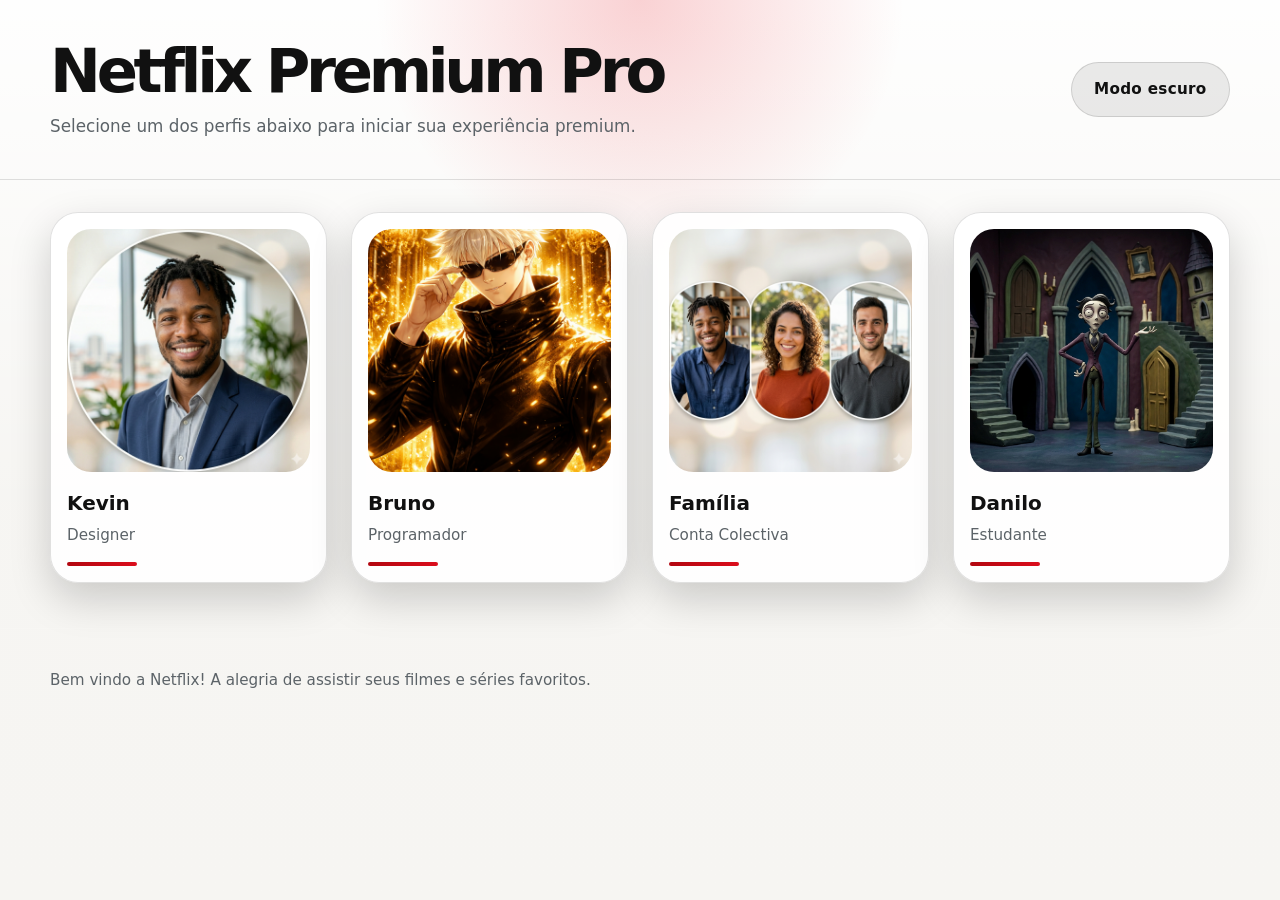
<file: index.html>
<!DOCTYPE html>
<html lang="pt-BR">
<head>
    <meta charset="UTF-8">
    <meta name="viewport" content="width=device-width, initial-scale=1.0">
    <title>Netflix Premium Pro</title>
    <link rel="stylesheet" href="style.css">
    <script src="script.js" defer></script>
</head>
<body>
    <header class="site-header">
        <div class="container header-bar">
            <div>
                <h1>Netflix Premium Pro</h1>
                <p>Selecione um dos perfis abaixo para iniciar sua experiência premium.</p>
            </div>
            <button id="theme-toggle" class="theme-toggle" type="button" aria-label="Alternar entre modo claro e escuro">
                Modo claro
            </button>
        </div>
    </header>

    <main class="container" role="main">
        <!-- Perfis disponíveis para login rápido -->
        <nav class="profile-menu" aria-label="Menu de perfis">
            <ul>
                <li>
                    <a href="catalogo/catalogo.html" class="profile-card" data-name="Kevin" data-image="../assets/image1.png">
                        <figure>
                            <img src="assets/image1.png" alt="Foto de perfil de Kevin" class="profile-card__image">
                            <figcaption>
                                <strong>Kevin</strong>
                                <span>Designer</span>
                            </figcaption>
                        </figure>
                    </a>
                </li>
                <li>
                    <a href="catalogo/catalogo.html" class="profile-card" data-name="Bruno" data-image="../assets/image2.png">
                        <figure>
                            <img src="assets/image2.png" alt="Foto de perfil de Bruno" class="profile-card__image">
                            <figcaption>
                                <strong>Bruno</strong>
                                <span>Programador</span>
                            </figcaption>
                        </figure>
                    </a>
                </li>
                <li>
                    <a href="catalogo/catalogo.html" class="profile-card" data-name="Família" data-image="../assets/image3.png">
                        <figure>
                            <img src="assets/image3.png" alt="Foto de perfil de Família" class="profile-card__image">
                            <figcaption>
                                <strong>Família</strong>
                                <span>Conta Colectiva</span>
                            </figcaption>
                        </figure>
                    </a>
                </li>
                <li>
                    <a href="catalogo/catalogo.html" class="profile-card" data-name="Danilo" data-image="../assets/image4.png">
                        <figure>
                            <img src="assets/image4.png" alt="Foto de perfil de Danilo" class="profile-card__image">
                            <figcaption>
                                <strong>Danilo</strong>
                                <span>Estudante</span>
                            </figcaption>
                        </figure>
                    </a>
                </li>
            </ul>
        </nav>
    </main>

    <footer class="site-footer">
        <div class="container">
            <p>Bem vindo a Netflix! A alegria de assistir seus filmes e séries favoritos.</p>
        </div>
    </footer>
</body>
</html>
</file>
<file: style.css>
/* Reset e paletas de tema */
* {
    box-sizing: border-box;
    margin: 0;
    padding: 0;
}

:root {
    color-scheme: dark;
    --bg: #070707;
    --bg-soft: #0f0f0f;
    --bg-panel: rgba(255, 255, 255, 0.06);
    --surface: rgba(255, 255, 255, 0.07);
    --surface-strong: rgba(255, 255, 255, 0.12);
    --text: #f5f5f5;
    --text-muted: #9a9a9a;
    --border: rgba(255, 255, 255, 0.12);
    --accent: #e50914;
    --accent-soft: #ff3f3f;
    --overlay: rgba(229, 9, 20, 0.18);
    --overlay-base: rgba(10, 10, 10, 0.94);
    --button-bg: rgba(255, 255, 255, 0.08);
    --button-text: #ffffff;
}

[data-theme="light"] {
    color-scheme: light;
    --bg: #f6f5f2;
    --bg-soft: #ffffff;
    --bg-panel: rgba(255, 255, 255, 0.96);
    --surface: rgba(255, 255, 255, 0.9);
    --surface-strong: rgba(244, 244, 242, 0.98);
    --text: #111111;
    --text-muted: #5c6368;
    --border: rgba(0, 0, 0, 0.12);
    --accent: #b20710;
    --accent-soft: #db0d1c;
    --overlay: rgba(255, 255, 255, 0.55);
    --overlay-base: rgba(255, 255, 255, 0.92);
    --button-bg: rgba(0, 0, 0, 0.08);
    --button-text: #111111;
}

html {
    font-size: 16px;
}

html, body {
    min-height: 100%;
}

body {
    font-family: Inter, system-ui, -apple-system, BlinkMacSystemFont, "Segoe UI", sans-serif;
    line-height: 1.5;
    background-color: var(--bg);
    color: var(--text);
    min-height: 100vh;
    animation: pageFadeIn 0.8s ease both;
} 

body::before {
    content: "";
    position: fixed;
    inset: 0;
    background: radial-gradient(circle at top, rgba(229, 9, 20, 0.18), transparent 24%),
                linear-gradient(180deg, var(--overlay-base) 0%, rgba(255, 255, 255, 0.04) 55%, var(--bg) 100%);
    pointer-events: none;
    z-index: -1;
}

img {
    display: block;
    max-width: 100%;
}

a {
    color: inherit;
    text-decoration: none;
}

button,
input,
textarea,
select {
    font: inherit;
}

.container {
    width: min(1180px, calc(100% - 2rem));
    margin: 0 auto;
}

.site-header,
.site-footer {
    padding: 2.5rem 0;
}

.site-header {
    border-bottom: 1px solid var(--border);
    animation: fadeInUp 0.85s ease both;
}

.header-bar {
    display: flex;
    align-items: center;
    justify-content: space-between;
    gap: 1rem;
    flex-wrap: wrap;
}

.header-bar > div {
    max-width: 52rem;
}

.theme-toggle {
    border: 1px solid var(--border);
    background: var(--button-bg);
    color: var(--button-text);
    border-radius: 999px;
    padding: 0.95rem 1.4rem;
    font-size: 0.95rem;
    font-weight: 600;
    letter-spacing: 0.02em;
    cursor: pointer;
    transition: background 0.25s ease, transform 0.25s ease, border-color 0.25s ease, color 0.25s ease;
}

.theme-toggle:hover,
.theme-toggle:focus-visible {
    transform: translateY(-1px);
    border-color: var(--accent);
}

.site-header h1 {
    font-size: clamp(2.5rem, 5vw, 3.8rem);
    letter-spacing: -0.07em;
    margin-bottom: 0.75rem;
    line-height: 1.02;
}

.site-header p {
    color: var(--text-muted);
    font-size: 1.05rem;
    max-width: 40rem;
}

.profile-menu ul {
    display: grid;
    gap: 1.5rem;
    grid-template-columns: repeat(auto-fit, minmax(230px, 1fr));
    list-style: none;
    padding: 2rem 0 2.75rem;
    animation: fadeInUp 0.9s ease both;
    animation-delay: 0.2s;
} 

.profile-card {
    display: block;
    border-radius: 1.75rem;
    background: var(--surface);
    border: 1px solid var(--border);
    padding: 1rem;
    transition: transform 0.25s ease, box-shadow 0.25s ease, border-color 0.25s ease, background 0.25s ease;
    box-shadow: 0 16px 40px rgba(0, 0, 0, 0.18);
    opacity: 0;
    transform: translateY(18px);
    animation: cardFloat 0.75s ease forwards;
    will-change: transform, opacity, box-shadow;
}

.profile-card:hover,
.profile-card:focus-visible {
    transform: translateY(-8px);
    border-color: var(--accent);
    box-shadow: 0 28px 60px rgba(0, 0, 0, 0.24);
    background: var(--surface-strong);
}

.profile-card figure {
    display: grid;
    gap: 1rem;
}

.profile-card__image {
    width: 100%;
    aspect-ratio: 1 / 1;
    object-fit: cover;
    border-radius: 1.5rem;
    background: linear-gradient(135deg, rgba(255, 255, 255, 0.04), rgba(255, 255, 255, 0.08));
    box-shadow: inset 0 0 0 1px rgba(255, 255, 255, 0.08);
}

.profile-card figcaption {
    display: grid;
    gap: 0.35rem;
}

.profile-card figcaption strong {
    display: block;
    font-size: 1.25rem;
    color: var(--text);
}

.profile-card figcaption span {
    color: var(--text-muted);
    font-size: 0.95rem;
}

.profile-card::after {
    content: "";
    display: block;
    height: 4px;
    width: 70px;
    margin-top: 1rem;
    border-radius: 999px;
    background: linear-gradient(90deg, var(--accent) 0%, var(--accent-soft) 100%);
}

.profile-menu li:nth-child(1) .profile-card { animation-delay: 0.22s; }
.profile-menu li:nth-child(2) .profile-card { animation-delay: 0.35s; }
.profile-menu li:nth-child(3) .profile-card { animation-delay: 0.48s; }
.profile-menu li:nth-child(4) .profile-card { animation-delay: 0.62s; }

@keyframes pageFadeIn {
    from {
        opacity: 0;
        transform: translateY(10px);
    }
    to {
        opacity: 1;
        transform: translateY(0);
    }
}

@keyframes fadeInUp {
    from {
        opacity: 0;
        transform: translateY(22px);
    }
    to {
        opacity: 1;
        transform: translateY(0);
    }
}

@keyframes cardFloat {
    from {
        opacity: 0;
        transform: translateY(18px);
    }
    to {
        opacity: 1;
        transform: translateY(0);
    }
}

@keyframes premiumGlow {
    from {
        box-shadow: 0 16px 40px rgba(229, 9, 20, 0.1);
    }
    to {
        box-shadow: 0 22px 60px rgba(229, 9, 20, 0.18);
    }
}

.site-footer {
    border-top: 1px solid rgba(255, 255, 255, 0.08);
}

.site-footer p {
    color: var(--text-muted);
    font-size: 0.95rem;
}

@media (max-width: 900px) {
    .container {
        width: min(900px, calc(100% - 2rem));
    }

    .profile-menu ul {
        grid-template-columns: repeat(2, minmax(220px, 1fr));
    }
}

@media (max-width: 700px) {
    html {
        font-size: 15px;
    }

    .site-header,
    .site-footer {
        padding: 1.75rem 0;
    }

    .site-header h1 {
        font-size: 2.8rem;
    }

    .profile-menu ul {
        grid-template-columns: 1fr;
        gap: 1.5rem;
        padding: 1.75rem 0 2rem;
    }

    .profile-card {
        padding: 1rem;
    }
}

@media (max-width: 480px) {
    html {
        font-size: 14px;
    }

    .container {
        width: calc(100% - 1.5rem);
    }

    .site-header h1 {
        font-size: 2.3rem;
    }

    .site-header p {
        font-size: 0.98rem;
    }

    .profile-card {
        padding: 0.95rem;
    }

    .profile-card figcaption strong {
        font-size: 1.15rem;
    }
}

@media (max-width: 360px) {
    html {
        font-size: 13px;
    }

    .profile-card::after {
        width: 50px;
    }
}
</file>
